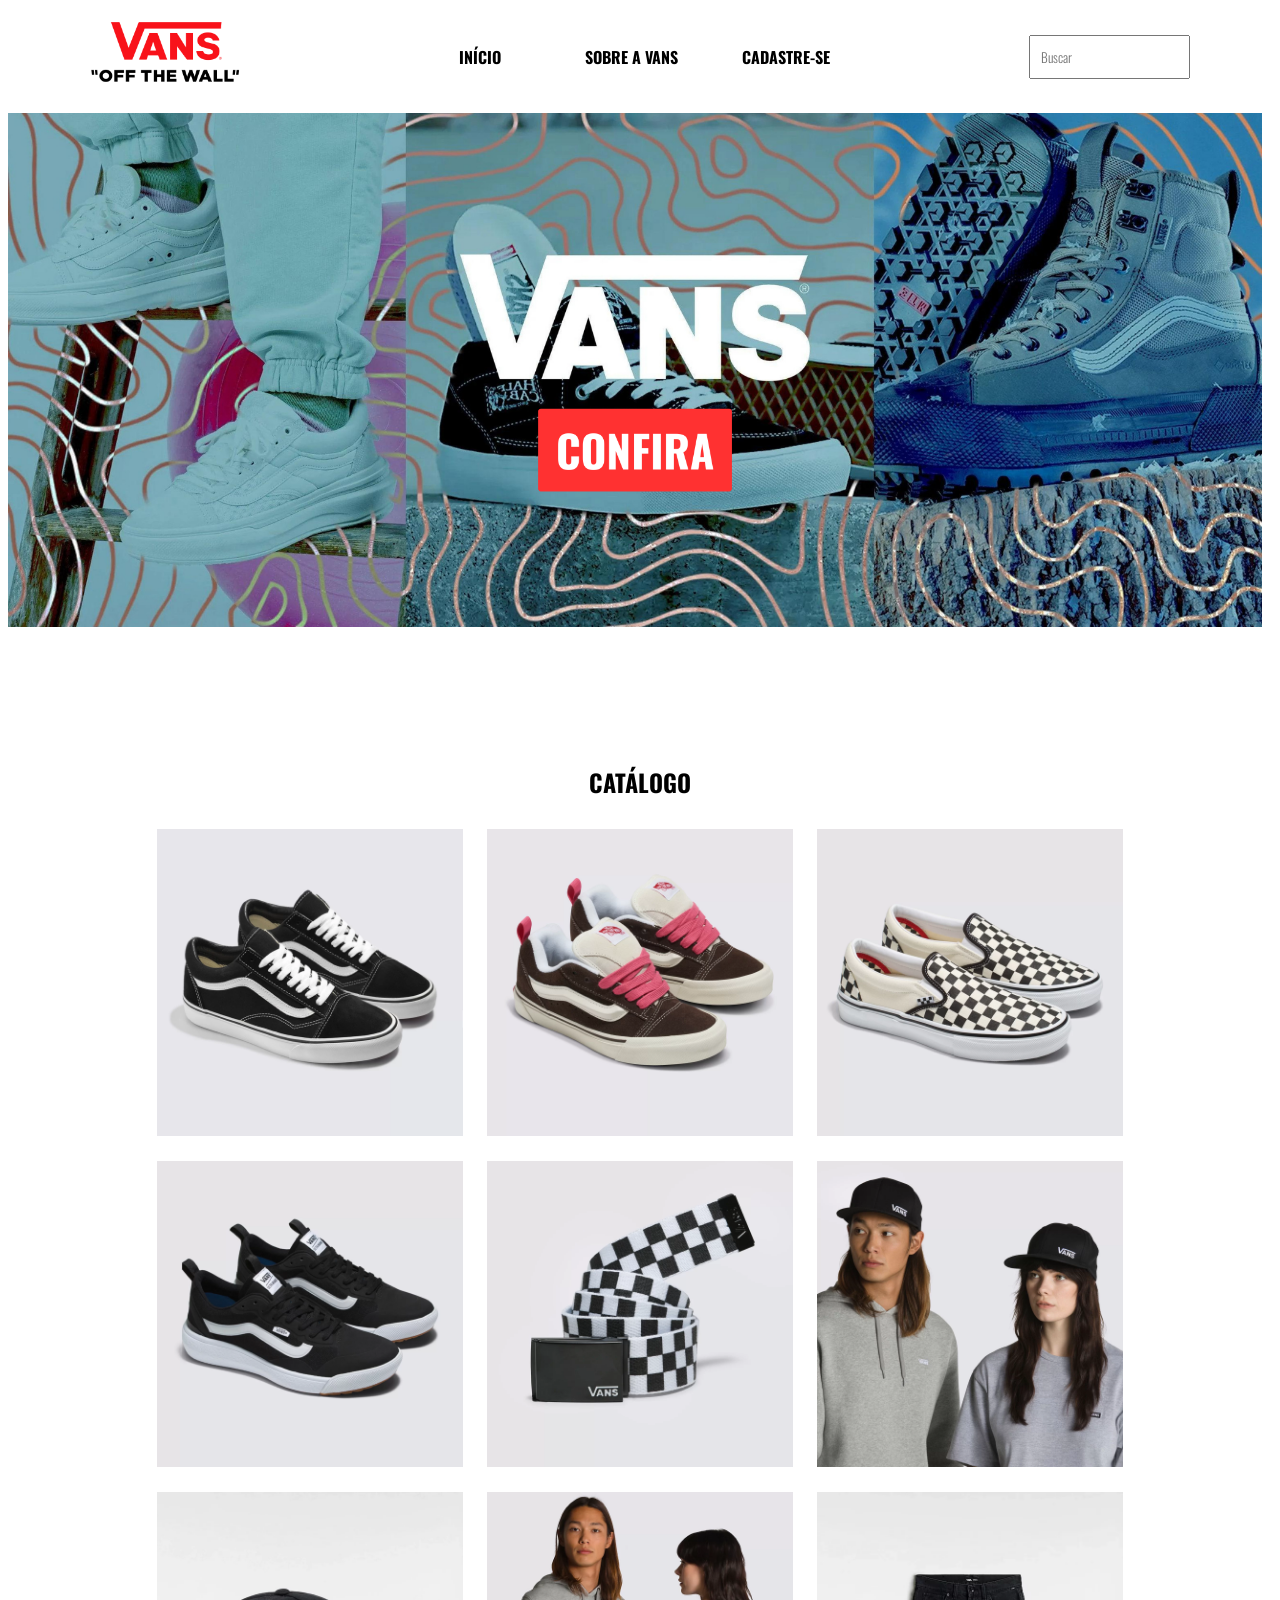
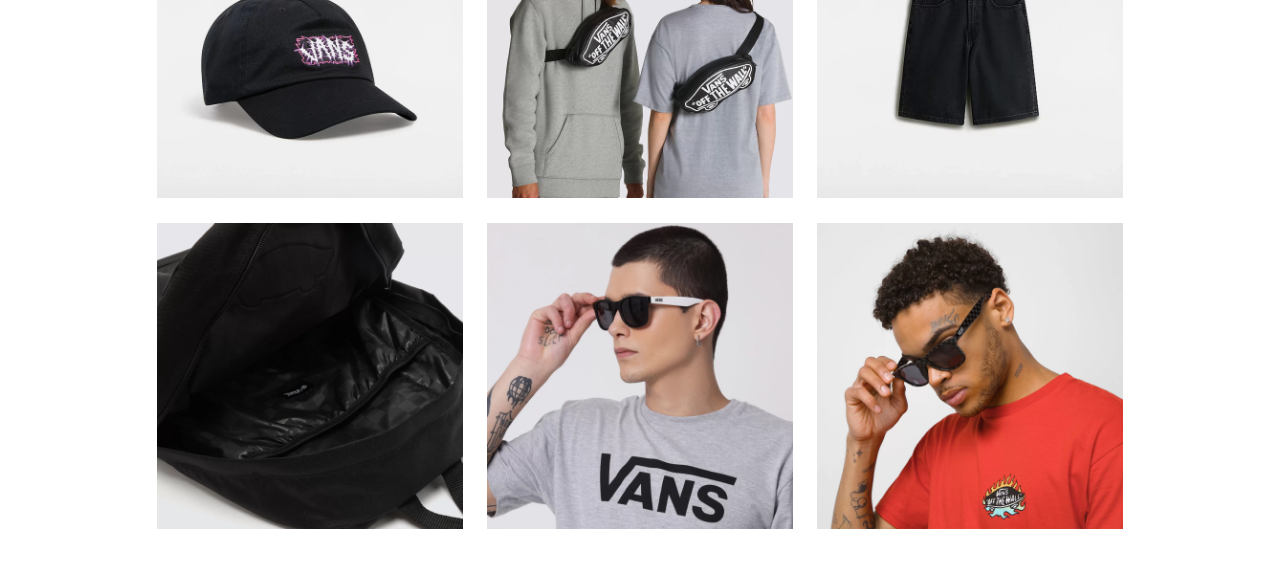
<file: index.html>
<!DOCTYPE html>
<html lang="en">

<head>
    <meta charset="UTF-8">
    <meta http-equiv="X-UA-Compatible" content="IE=edge">
    <meta name="viewport" content="width=device-width, initial-scale=1.0">
    <link rel="stylesheet" href="styles/estilos.css">
    <title>Vans | Loja Oficial</title>
</head>

<body>
    <div class="headerContainer">
        <header class="header">
            <a href="#home" class="logo"><img src="assets/images/Vans-logo.png" alt=""></a>
            <nav>
                <ul class="nav-links">
                    <li>
                        <a href="index.html">INÍCIO</a>
                    </li>
                    <li>
                        <a href="sobre-nos.html">SOBRE A VANS</a>
                    </li>
                    <a href="cadastro.html" class="btn-cadastro">CADASTRE-SE</a>
                </ul>
            </nav>
            <input type="text" placeholder="Buscar" class="search-bar">
        </header>
    </div>
    <div class="banner">
        <a href="#catalogo"><img src="assets/images/CONFIRA.png" alt=""></a>
    </div>
    <div id="catalogoContainer">
        <section class="catalogo" id="catalogo">
            <h2>CATÁLOGO</h2>
                <div class="product">
                    <img src="assets/images/1002001070011U-01-BASEIMAGE-Hires.webp" alt="">
                    <img src="assets/images/1002002760010U-01-BASEIMAGE-Hires.webp" alt="">
                    <img src="assets/images/1002900260003U-01-BASEIMAGE-Hires.webp" alt="">
                    <img src="assets/images/1003500360060U-01-BASEIMAGE-Hires.webp" alt="">
                    <img src="assets/images/4300100030005U-01-BASEIMAGE-Hires.webp" alt="">
                    <img src="assets/images/4600601000004U-01-BASEIMAGE-Hires.webp" alt="">
                    <img src="assets/images/4600660690001U-01-BASEIMAGE-Hires.webp" alt="">
                    <img src="assets/images/4604800050001U-01-BASEIMAGE-Hires.webp" alt="">
                    <img src="assets/images/4704000060001U-01-BASEIMAGE-Hires.webp" alt="">
                    <img src="assets/images/5000301080001U-04-BASEIMAGE-Hires.webp" alt="">
                    <img src="assets/images/4600900060001U-01-BASEIMAGE-Hires.webp" alt="">
                    <img src="assets/images/4604200010002U-01-BASEIMAGE-Hires.webp" alt="">
                    </div>
                </div>
            </div>
        </section>
</body>

</html>
</file>
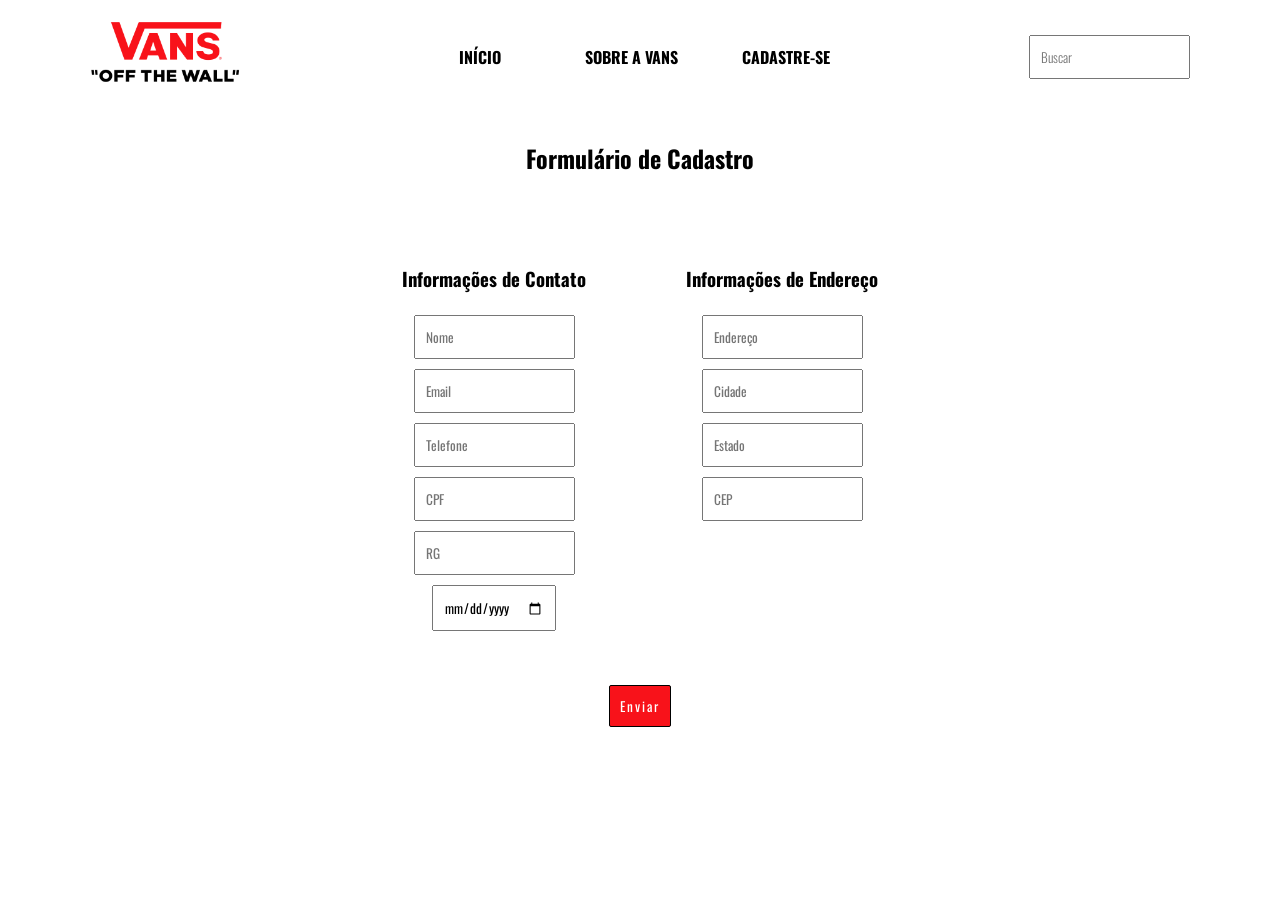
<file: cadastro.html>
<!DOCTYPE html>
<html lang="en">

<head>
    <meta charset="UTF-8">
    <meta http-equiv="X-UA-Compatible" content="IE=edge">
    <meta name="viewport" content="width=device-width, initial-scale=1.0">
    <link rel="stylesheet" href="styles/estilos.css">
    <title>Vans | Loja Oficial</title>
</head>

<body>
    <div class="headerContainer">
        <header class="header">
            <a href="#home" class="logo"><img src="assets/images/Vans-logo.png" alt=""></a>
            <nav>
                <ul class="nav-links">
                    <li>
                        <a href="index.html">INÍCIO</a>
                    </li>
                    <li>
                        <a href="sobre-nos.html">SOBRE A VANS</a>
                    </li>
                    <a href="cadastro.html" class="btn-cadastro">CADASTRE-SE</a>
                </ul>
            </nav>
            <input type="text" placeholder="Buscar" class="search-bar">
        </header>
        <!DOCTYPE html>
        <html lang="pt-br">

        <head>
            <meta charset="UTF-8">
            <meta name="viewport" content="width=device-width, initial-scale=1.0">
            <title>Formulário de Cadastro</title>
        </head>

        <body>
            <div class="formContainer">
                <section>
                    <h2 class="formTitle">Formulário de Cadastro</h2>
                    <div class="forms">
                        <div class="contato">
                            <form action="#" method="post">
                                <h3>Informações de Contato</h3>
                                <input type="text" id="nome" name="nome" placeholder="Nome" required><br>
                                <input type="email" id="email" name="email" placeholder="Email" required><br>
                                <input type="tel" id="telefone" name="telefone" placeholder="Telefone" required><br>
                                <input type="text" id="cpf" name="cpf" placeholder="CPF" required><br>
                                <input type="text" id="rg" name="rg" placeholder="RG" required><br>
                                <input type="date" id="data_nascimento" name="data_nascimento"
                                    placeholder="Data de Nascimento" required><br><br>
                                
                        </div>

                        <div class="endereco">
                            <h3>Informações de Endereço</h3>
                            <input type="text" id="endereco" name="endereco" placeholder="Endereço" required><br>
                            <input type="text" id="cidade" name="cidade" placeholder="Cidade" required><br>
                            <input type="text" id="estado" name="estado" placeholder="Estado" required><br>
                            <input type="text" id="cep" name="cep" placeholder="CEP" required><br>
                        </div>
                    </div>
                    <input type="submit" value="Enviar" class="submit">

                    </form>
                </section>
            </div>
        </body>

        </html>

</body>

</html>
</file>
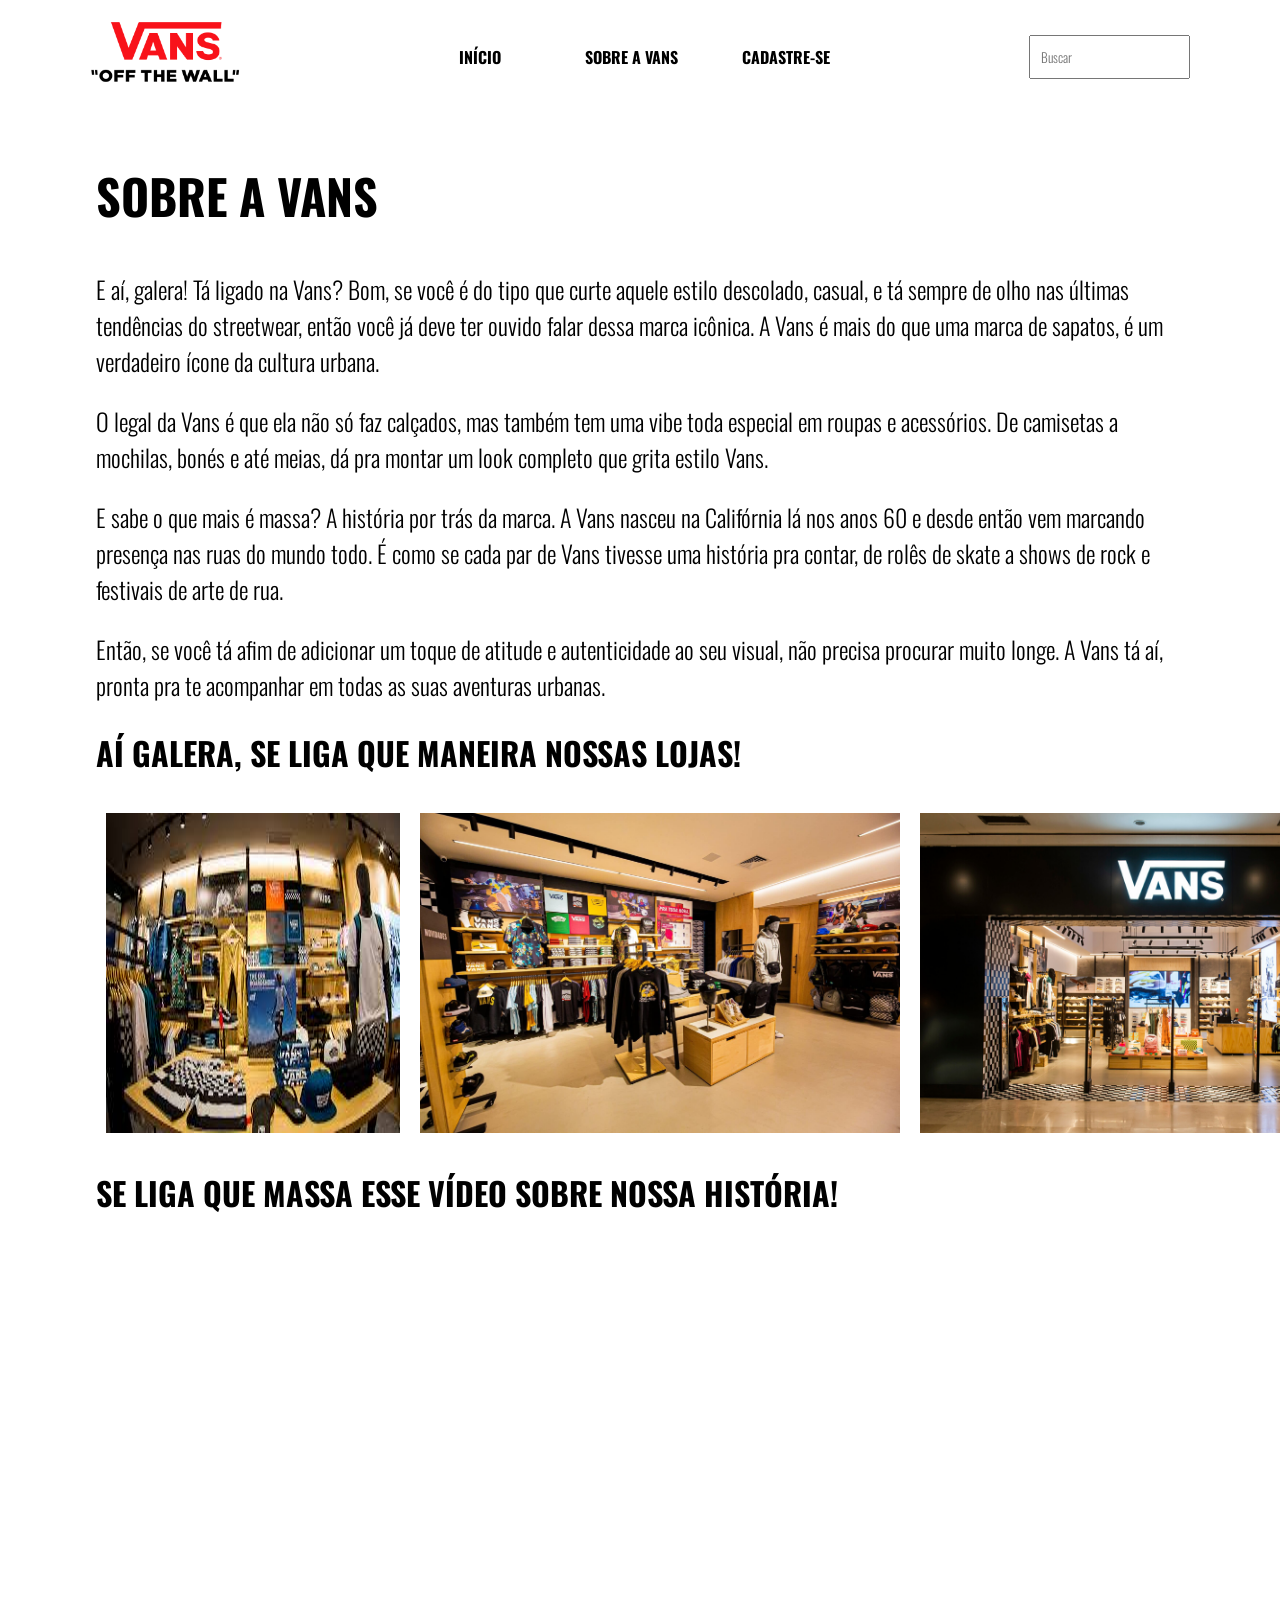
<file: sobre-nos.html>
<!DOCTYPE html>
<html lang="en">
<head>
    <meta charset="UTF-8">
    <meta http-equiv="X-UA-Compatible" content="IE=edge">
    <meta name="viewport" content="width=device-width, initial-scale=1.0">
    <link rel="stylesheet" href="styles/estilos.css">
    <title>Vans | Sobre Nós</title>
</head>
<body>
    <div class="headerContainer">
        <header class="header">
            <a href="#home" class="logo"><img src="assets/images/Vans-logo.png" alt=""></a>
            <nav>
                <ul class="nav-links">
                    <li>
                        <a href="index.html">INÍCIO</a>
                    </li>
                    <li>
                        <a href="sobre-nos.html">SOBRE A VANS</a>
                    </li>
                    <a href="cadastro.html" class="btn-cadastro">CADASTRE-SE</a>
                </ul>
            </nav>
            <input type="text" placeholder="Buscar" class="search-bar">
        </header>
    </div>

    <section class="about">
        <h1 class="aboutTitle">SOBRE A VANS</h1>
        <div class="aboutText">
        <p>
            E aí, galera! Tá ligado na Vans? 
            Bom, se você é do tipo que curte aquele estilo descolado, casual, 
            e tá sempre de olho nas últimas tendências do streetwear, 
            então você já deve ter ouvido falar dessa marca icônica.
            A Vans é mais do que uma marca de sapatos, é um verdadeiro ícone da cultura urbana.
        </p>
        <p>
            O legal da Vans é que ela não só faz calçados, 
            mas também tem uma vibe toda especial em roupas e acessórios. 
            De camisetas a mochilas, bonés e até meias, dá pra montar um look completo que grita estilo Vans.
        </p>
        <p>
            E sabe o que mais é massa? A história por trás da marca. 
            A Vans nasceu na Califórnia lá nos anos 60 e desde então vem marcando presença nas ruas do mundo todo. 
            É como se cada par de Vans tivesse uma história pra contar, 
            de rolês de skate a shows de rock e festivais de arte de rua.
        </p>
        <p>
            Então, se você tá afim de adicionar um toque de atitude e autenticidade ao seu visual, 
            não precisa procurar muito longe. A Vans tá aí, 
            pronta pra te acompanhar em todas as suas aventuras urbanas.
        </p>
        </div>

        <h1 class="imagesTitle">AÍ GALERA, SE LIGA QUE MANEIRA NOSSAS LOJAS!</h1>
        <div class="aboutImages">
            <img width="700px" src="assets/images/fotoloja1.jpg" alt="">
            <img width="500px" src="assets/images/fotoloja2.jpg" alt="">
            <img width="500px" src="assets/images/fotoloja3.png" alt="">
        </div>

        <h1 class="imagesTitle">SE LIGA QUE MASSA ESSE VÍDEO SOBRE NOSSA HISTÓRIA!</h1>
        <div class="aboutVideo">
            <iframe width="1008" height="567" src="https://www.youtube.com/embed/p5n2x0ox47w" title="The Story of Vans" 
            frameborder="0" allow="accelerometer; autoplay; clipboard-write; encrypted-media; gyroscope; picture-in-picture; web-share" 
            referrerpolicy="strict-origin-when-cross-origin" allowfullscreen></iframe>
        </div>
        
    </section>
</body>
</html>
</file>
<file: styles/estilos.css>
@import url('https://fonts.googleapis.com/css2?family=Oswald:wght@200..700&display=swap');

* {
    box-sizing: border-box;
    scroll-behavior: smooth;
}

body {
    font-family: "Oswald", sans-serif;
    font-weight: bold;
    min-width: 100vh;
}

section {
    min-width: 100vh;
    padding: 7rem 7% 2rem;
}

/*                        */                  
/*        HEADER          */                  
/*                        */

.header {
    position: fixed;
    width: 100%;
    top: 0;
    left: 0;
    z-index: 100;
    display: flex;
    justify-content: space-between;
    padding: 10px 7%;
    align-items: center;
    background-color: white;
}

.logo {
    border-radius: 0;
    font-size: 30px;
    font-weight: 600;
    color: var(--font-color);
    cursor: pointer;
    padding: 0;
}

.logo img{
    width: 150px;
}

.nav-links {
    list-style: none;
    padding: 0px;
    text-align: center;
}

.nav-links li {
    display: inline-block;
    padding: 0px 20px;
}

.nav-links a {
    font-weight: 700;
    color: black;
    align-content: center;
    border-radius: 0;
    margin: 0 20px;
    padding: 10px 0 5px 0;
    text-decoration: none;
}

.nav-links a:hover {
    color: #F8121A;
}

.search-bar {
    padding: 10px;
    font-family: "Oswald", sans-serif;
    font-weight: 300;
}

/*                        */                  
/*        INICIO          */                  
/*                        */

.banner img {
    width: 98vw;
}

.catalogo {
    text-align: center;
}

.product img {
    display: inline-flex;
    width: 30%;
    padding: 10px;
}

/*                        */                  
/*        CADASTRO        */                  
/*                        */

.formContainer {
    text-align: center;
}

form {
    margin-right: 100px;
}

.forms {
    display: flex;
    padding: 50px 50px 20px 50px;
    text-align: center;
    justify-content: center;
}

.formContainer input {
    font-family: "Oswald", sans-serif;
    padding: 10px;
    margin: 5px;
}

.submit {
    background-color: #F8121A ;
    color: white;
    border: 1px solid black;
    padding: 10px;
    letter-spacing: 2px;
    border-radius: 2px;
}

.submit:hover {
    transform: scale(0.9);
}

/*                        */                  
/*         SOBRE          */                  
/*                        */

.aboutTitle {
    font-size: 3rem;
}

.aboutText {
    font-weight: 300;
    font-size: 1.5rem;
}

.imagesTitle {
    font-size: 2rem;
}


.aboutImages {
    display: flex;
}

.aboutImages img {
    padding: 10px;
}

.aboutVideo {
    align-content: center;
    justify-content: center;
}
</file>
